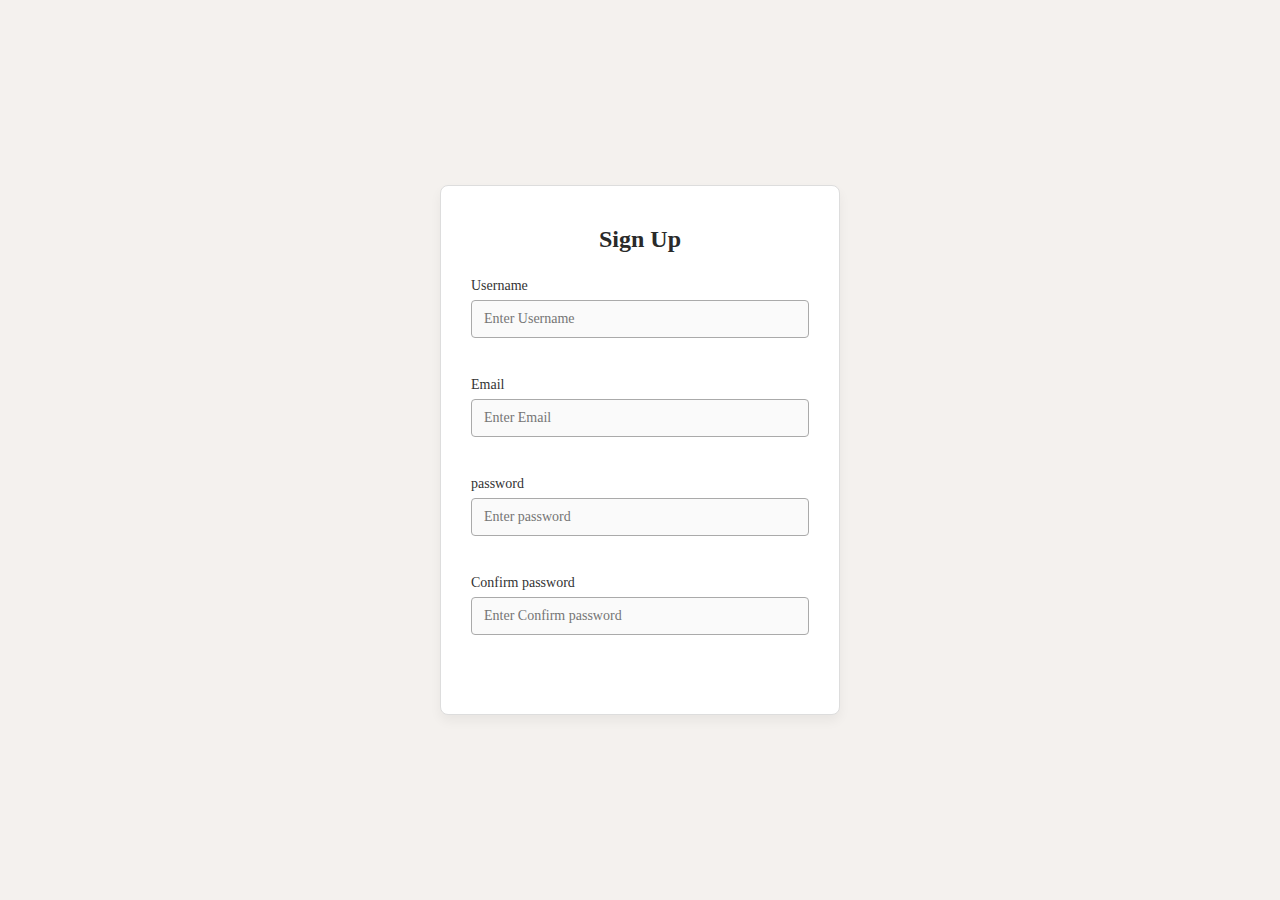
<file: index.html>
<!DOCTYPE html>
<html lang="en">
<head>
    <meta charset="UTF-8">
    <meta name="viewport" content="width=device-width, initial-scale=1.0">
    <title>Html code</title>
    <link rel="stylesheet" href="style.css">
</head>
<body>

<div class="container">
    <form action="" id="form" class="form">
        <h1>Sign Up</h1>
<div class="form-control">
<label for="">Username</label>
<input type="text" placeholder="Enter Username">
<small>Error message</small>
</div>
<div class="form-control">
<label for="">Email</label>
<input type="Email" placeholder="Enter Email">
<small>Error message</small>
</div>
<div class="form-control">
<label for="">password</label>
<input type="password" placeholder="Enter password">
<small>Error message</small>
</div>
<div class="form-control">
<label for="">Confirm password</label>
<input type="password" placeholder="Enter Confirm password">
<small>Error message</small>
</div>


    </form>
</div>

    <script src="script.js">

    </script>
</body>
</html>
</file>
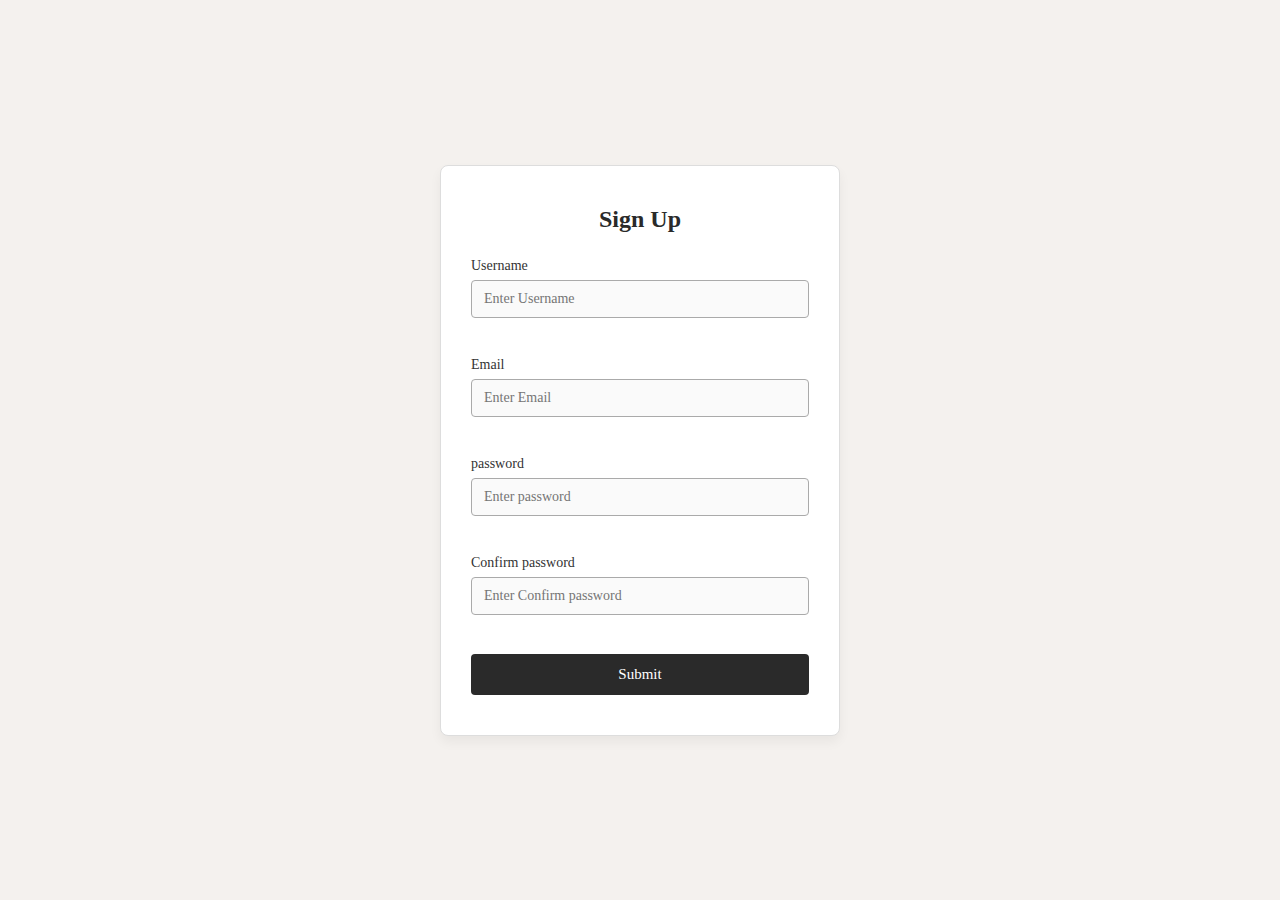
<file: project_1/index.html>
<!DOCTYPE html>
<html lang="en">
<head>
    <meta charset="UTF-8">
    <meta name="viewport" content="width=device-width, initial-scale=1.0">
    <title>Html code</title>
    <link rel="stylesheet" href="style.css">
</head>
<body>

<div class="container">
    <form action="" id="form" class="form">
        <h1>Sign Up</h1>
<div class="form-control " >
<label for="username">Username</label>
<input type="text" id="username" placeholder="Enter Username">
<small>Error message</small>
</div>
<div class="form-control">
<label for="Email">Email</label>
<input type="Email" id="Email" placeholder="Enter Email">
<small>Error message</small>
</div>
<div class="form-control">
<label for="password1">password</label>
<input type="password" id="password1" placeholder="Enter password">
<small>Error message</small>
</div>
<div class="form-control">
<label for="password2">Confirm password</label>
<input type="password" id="password2" placeholder="Enter Confirm password">
<small>Error message</small>
</div>

<button>Submit</button>
    </form>
</div>

    <script src="script.js">

    </script>
</body>
</html>
</file>
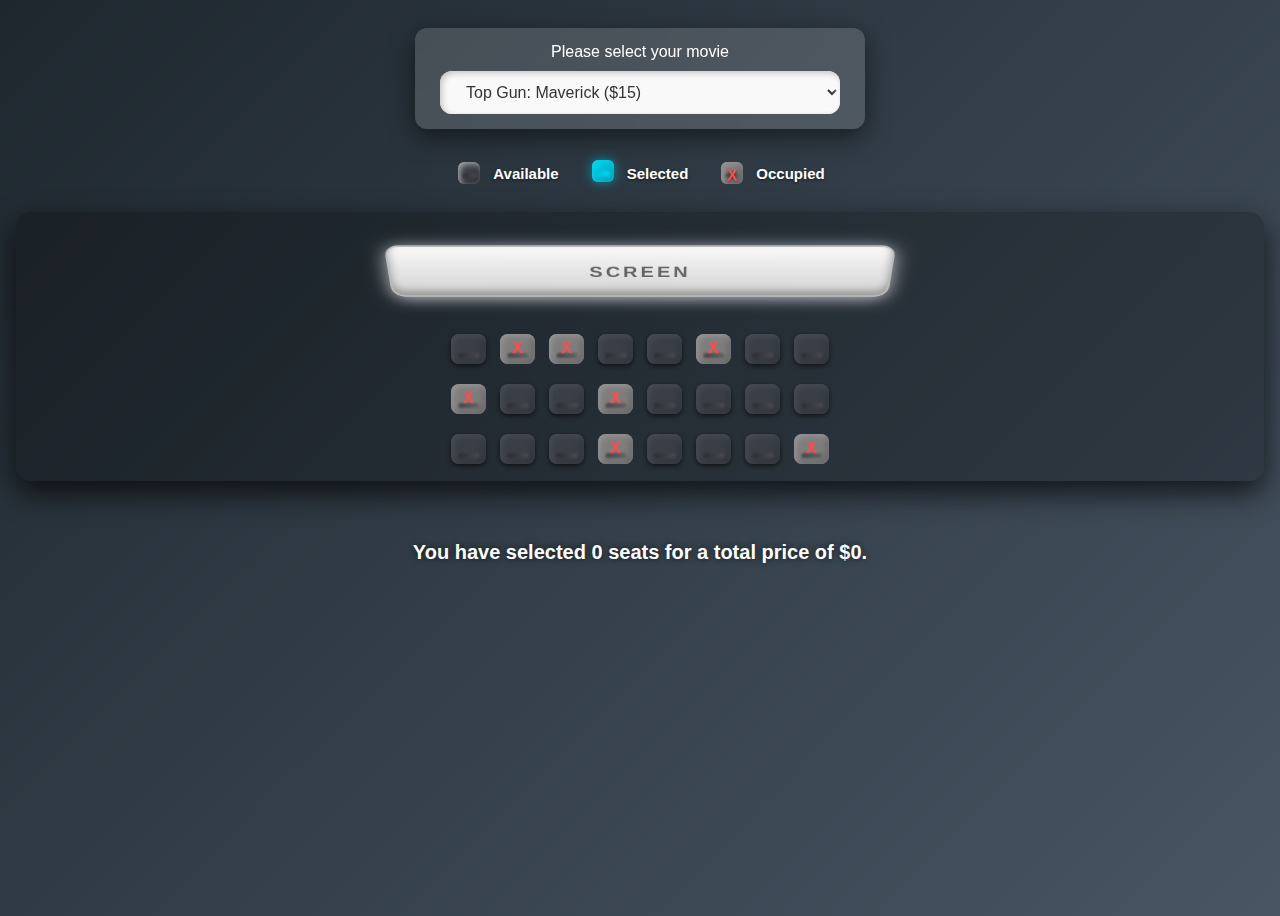
<file: project_2/index.html>
<!DOCTYPE html>
<html lang="en">
<head>
  <meta charset="UTF-8">
  <meta name="viewport" content="width=device-width, initial-scale=1.0">
  <title>Movie Theater Seat Booking</title>
  <link rel="stylesheet" href="style.css">
</head>
<body>

  <div class="movie-container">
    <label for="movie">Please select your movie</label>
    <select id="movie">
      <option value="15">Top Gun: Maverick ($15)</option>
      <option value="199">Spider-Man ($199)</option>
      <option value="14">The Avengers ($14)</option>
      <option value="54">Thor ($54)</option>
      <option value="15">Iron Man ($15)</option>
      <option value="15">Captain America ($15)</option>
      <option value="145">Black Widow ($145)</option>
      <option value="165">Hulk ($165)</option>
      <option value="75">Thor ($75)</option>
    </select>
  </div>

  <ul class="legend">
    <li><span class="seat"></span> Available</li>
    <li><span class="seat selected"></span> Selected</li>
    <li><span class="seat occupied"></span> Occupied</li>
  </ul>

  <div class="container">
    <div class="screen"></div>

    <div class="row">
      <div class="seat"></div>
      <div class="seat occupied"></div>
      <div class="seat occupied"></div>
      <div class="seat"></div>
      <div class="seat"></div>
      <div class="seat occupied"></div>
      <div class="seat"></div>
      <div class="seat"></div>
    </div>

    <div class="row">
      <div class="seat occupied"></div>
      <div class="seat"></div>
      <div class="seat"></div>
      <div class="seat occupied"></div>
      <div class="seat"></div>
      <div class="seat"></div>
      <div class="seat"></div>
      <div class="seat"></div>
    </div>

    <div class="row">
      <div class="seat"></div>
      <div class="seat"></div>
      <div class="seat"></div>
      <div class="seat occupied"></div>
      <div class="seat"></div>
      <div class="seat"></div>
      <div class="seat"></div>
      <div class="seat occupied"></div>
    </div>
  </div>

  <p class="text">You have selected <span id="count">0</span> seats for a total price of $<span id="total">0</span>.</p>

  <script src="script.js"></script>
</body>
</html>
</file>
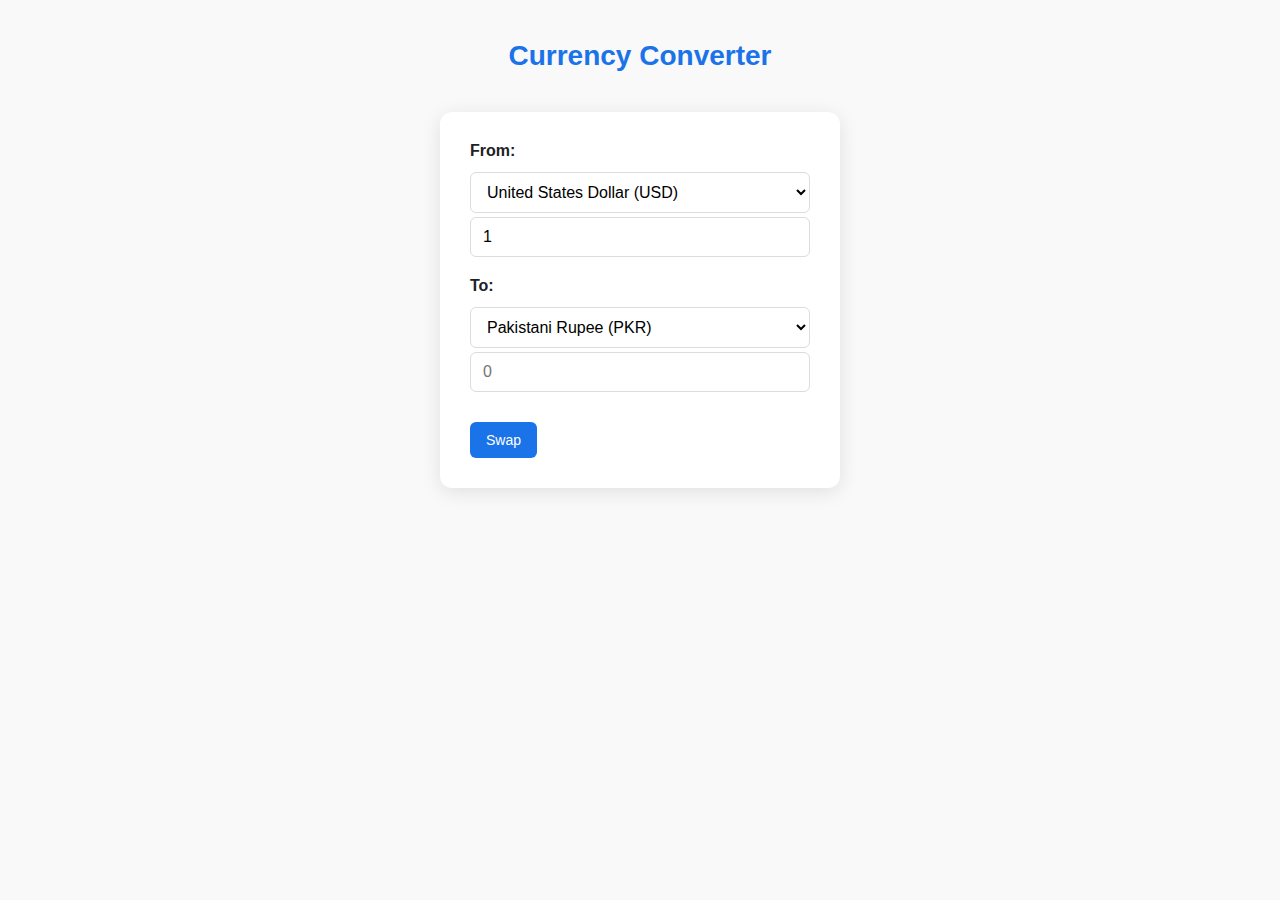
<file: project_4/index.html>
<!DOCTYPE html>
<html lang="en">
<head>
  <meta charset="UTF-8" />
  <meta name="viewport" content="width=device-width, initial-scale=1" />
  <title>Currency Converter</title>
  <link rel="stylesheet" href="style.css">
</head>
<body>
  <h1>Currency Converter</h1>
  <div class="container">

    <!-- FROM Currency -->
    <div class="currency">
      <label for="currency-from">From:</label>
      <select name="currency-one" id="currency-one">
        <option value="USD">United States Dollar (USD)</option>
        <option value="EUR">Euro (EUR)</option>
        <option value="GBP">British Pound (GBP)</option>
        <option value="JPY">Japanese Yen (JPY)</option>
        <option value="AUD">Australian Dollar (AUD)</option>
        <option value="CAD">Canadian Dollar (CAD)</option>
        <option value="CHF">Swiss Franc (CHF)</option>
        <option value="CNY">Chinese Yuan (CNY)</option>
        <option value="HKD">Hong Kong Dollar (HKD)</option>
        <option value="NZD">New Zealand Dollar (NZD)</option>
        <option value="INR">Indian Rupee (INR)</option>
        <option value="PKR">Pakistani Rupee (PKR)</option>
        <option value="BDT">Bangladeshi Taka (BDT)</option>
        <option value="IRR">Iranian Rial (IRR)</option>
        <option value="AED">UAE Dirham (AED)</option>
        <option value="SAR">Saudi Riyal (SAR)</option>
        <option value="KRW">South Korean Won (KRW)</option>
        <option value="SGD">Singapore Dollar (SGD)</option>
        <option value="MXN">Mexican Peso (MXN)</option>
        <option value="BRL">Brazilian Real (BRL)</option>
        <option value="ZAR">South African Rand (ZAR)</option>
        <option value="TRY">Turkish Lira (TRY)</option>
        <option value="RUB">Russian Ruble (RUB)</option>
        <option value="EGP">Egyptian Pound (EGP)</option>
        <option value="NGN">Nigerian Naira (NGN)</option>
        <option value="IDR">Indonesian Rupiah (IDR)</option>
        <option value="THB">Thai Baht (THB)</option>
        <option value="VND">Vietnamese Dong (VND)</option>
        <option value="PHP">Philippine Peso (PHP)</option>
        <option value="UAH">Ukrainian Hryvnia (UAH)</option>
        <option value="MAD">Moroccan Dirham (MAD)</option>
        <option value="TND">Tunisian Dinar (TND)</option>
        <option value="JOD">Jordanian Dinar (JOD)</option>
        <option value="IQD">Iraqi Dinar (IQD)</option>
        <!-- You can continue adding more here -->
      </select>
      <input type="number" id="amount-one" placeholder="0" value="1" />
    </div>

    <!-- TO Currency -->
    <div class="currency">
      <label for="currency-to">To:</label>
      <select name="currency-two" id="currency-two">
        <option value="USD">United States Dollar (USD)</option>
        <option value="EUR">Euro (EUR)</option>
        <option value="GBP">British Pound (GBP)</option>
        <option value="JPY">Japanese Yen (JPY)</option>
        <option value="AUD">Australian Dollar (AUD)</option>
        <option value="CAD">Canadian Dollar (CAD)</option>
        <option value="CHF">Swiss Franc (CHF)</option>
        <option value="CNY">Chinese Yuan (CNY)</option>
        <option value="HKD">Hong Kong Dollar (HKD)</option>
        <option value="NZD">New Zealand Dollar (NZD)</option>
        <option value="INR">Indian Rupee (INR)</option>
        <option value="PKR" selected>Pakistani Rupee (PKR)</option>
        <option value="BDT">Bangladeshi Taka (BDT)</option>
        <option value="IRR">Iranian Rial (IRR)</option>
        <option value="AED">UAE Dirham (AED)</option>
        <option value="SAR">Saudi Riyal (SAR)</option>
        <option value="KRW">South Korean Won (KRW)</option>
        <option value="SGD">Singapore Dollar (SGD)</option>
        <option value="MXN">Mexican Peso (MXN)</option>
        <option value="BRL">Brazilian Real (BRL)</option>
        <option value="ZAR">South African Rand (ZAR)</option>
        <option value="TRY">Turkish Lira (TRY)</option>
        <option value="RUB">Russian Ruble (RUB)</option>
        <option value="EGP">Egyptian Pound (EGP)</option>
        <option value="NGN">Nigerian Naira (NGN)</option>
        <option value="IDR">Indonesian Rupiah (IDR)</option>
        <option value="THB">Thai Baht (THB)</option>
        <option value="VND">Vietnamese Dong (VND)</option>
        <option value="PHP">Philippine Peso (PHP)</option>
        <option value="UAH">Ukrainian Hryvnia (UAH)</option>
        <option value="MAD">Moroccan Dirham (MAD)</option>
        <option value="TND">Tunisian Dinar (TND)</option>
        <option value="JOD">Jordanian Dinar (JOD)</option>
        <option value="IQD">Iraqi Dinar (IQD)</option>
        <!-- Continue adding -->
      </select>
      <input type="number" id="amount-two" placeholder="0" />
    </div>

    <!-- Swap Button and Rate -->
    <div class="swap-rate">
      <button id="swap-btn">Swap</button>
      <div class="rate" id="rate"></div>
    </div>

  </div>
  <script src="script.js"></script>
</body>
</html>
</file>
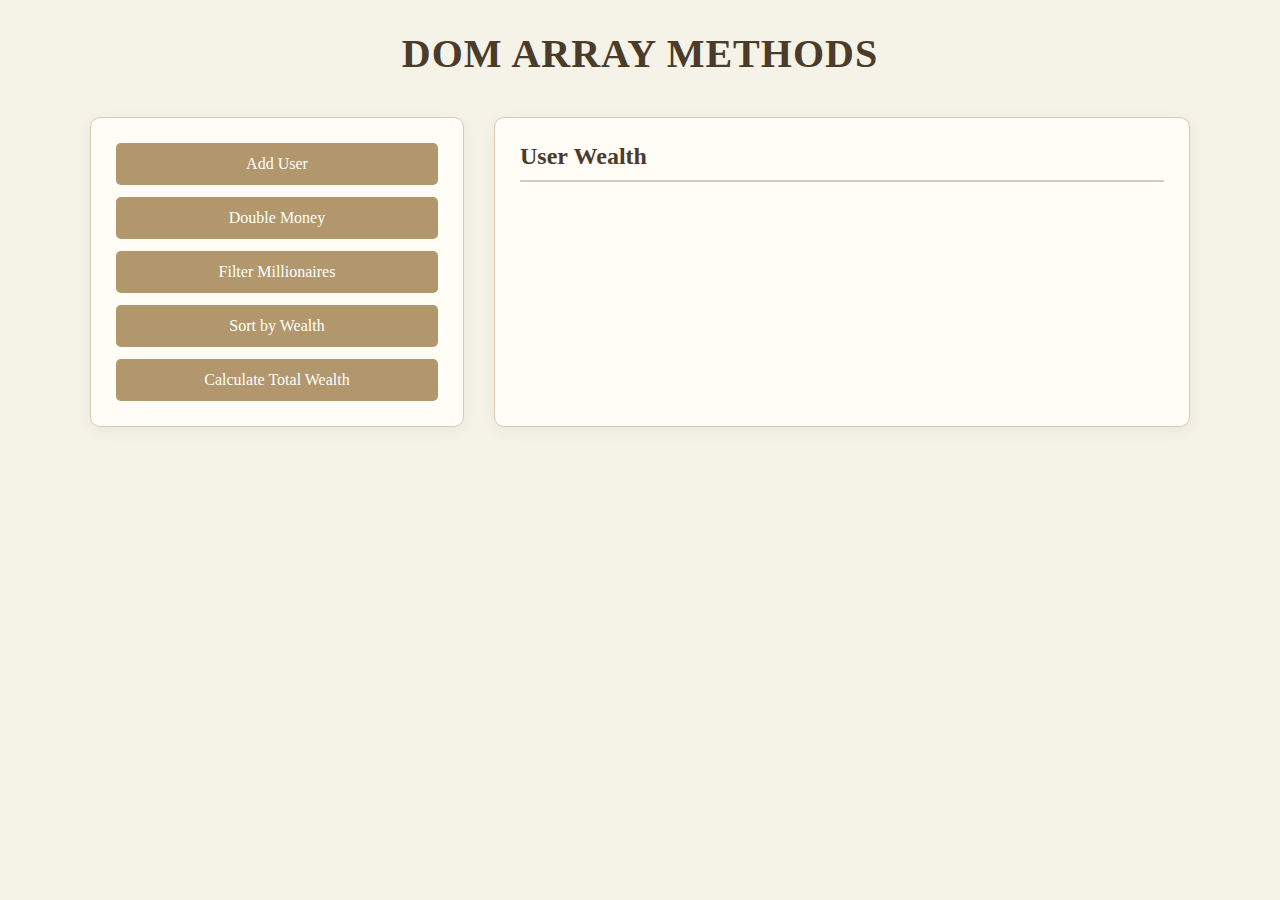
<file: project_5/index.html>
<!DOCTYPE html>
<html lang="en">
<head>
  <meta charset="UTF-8" />
  <meta name="viewport" content="width=device-width, initial-scale=1.0"/>
  <title>DOM Array Methods</title>
<link rel="stylesheet" href="Style.css">
</head>
<body>
  <h1>DOM Array Methods</h1>

  <div class="container">
    <aside>
      <div class="buttons">
        <button id="add-user">Add User</button>
        <button id="double">Double Money</button>
        <button id="filter">Filter Millionaires</button>
        <button id="sort">Sort by Wealth</button>
        <button id="calculate-wealth">Calculate Total Wealth</button>
      </div>
    </aside>

    <main id="main">
      <h2><strong>User</strong> Wealth</h2>
      <!-- JS will dynamically add users here -->
    </main>
  </div>

  <!-- JavaScript file (your logic goes here) -->
  <script src="script.js"></script>
</body>
</html>
</file>
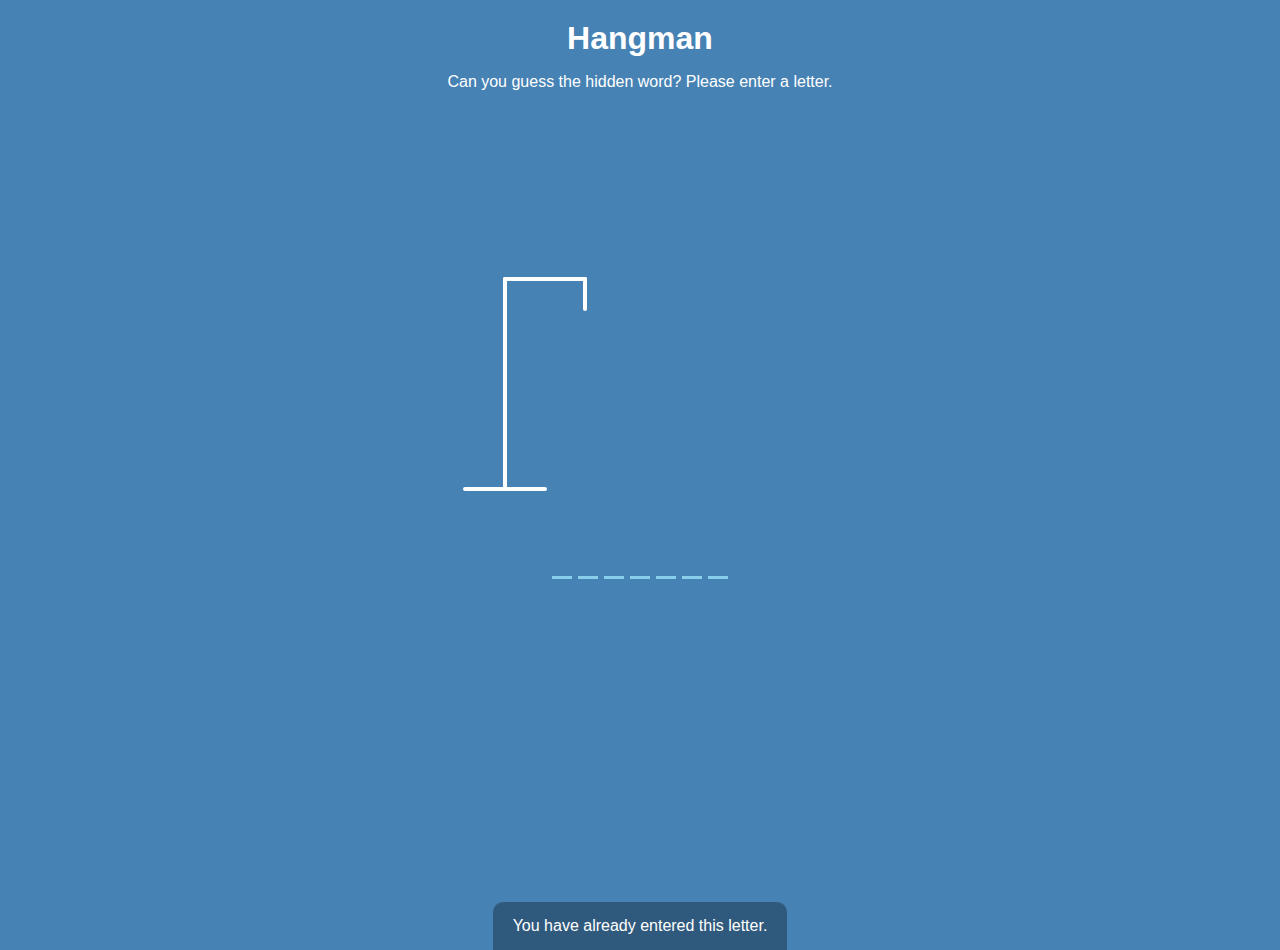
<file: project_7/index.html>
<!DOCTYPE html>
<html lang="en">
<head>
    <meta charset="UTF-8">
    <meta name="viewport" content="width=device-width, initial-scale=1.0">
    <link rel="stylesheet" href="style.css">
    <title>Hangman Game</title>
</head>
<body>
    <h1>Hangman</h1>
    <p>Can you guess the hidden word? Please enter a letter.</p>

    <div class="game-container">
        <svg height="250px" width="200px" class="figure-container">
            <!-- Platform -->
            <line x1="60" y1="20" x2="140" y2="20" />
            <line x1="140" y1="20" x2="140" y2="50" />
            <line x1="60" y1="20" x2="60" y2="230" />
            <line x1="20" y1="230" x2="100" y2="230" />
            <!-- Head of Hangman -->
            <circle cx="140" cy="70" r="20" class="hangman-part" />
            <!-- Body of Hangman -->
            <line x1="140" y1="90" x2="140" y2="150" class="hangman-part" />
            <!-- Arms of Hangman -->
            <line x1="140" y1="120" x2="120" y2="100" class="hangman-part" />
            <line x1="140" y1="120" x2="160" y2="100" class="hangman-part" />
            <!-- Legs of Hangman -->
            <line x1="140" y1="150" x2="120" y2="180" class="hangman-part" />
            <line x1="140" y1="150" x2="160" y2="180" class="hangman-part" />
        </svg>

        <div class="wrong-letters" id="wrong-letters"></div>

        <div class="word" id="word"></div>
    </div>

    <!-- Container for Popup message: Win or Lose -->
    <div class="popup-container" id="popup-container">
        <div class="popup">
            <h2 id="win-lose"></h2>
            <button id="restart">
                Restart Game
            </button>
        </div>
    </div>

    <!-- Container for Sliding Notification: Repeat Letter Input -->
    <div class="slider-container" id="slider-container">
        <p>You have already entered this letter.</p>
    </div>
    
    <script src="script.js"></script>
</body>
</html>
</file>
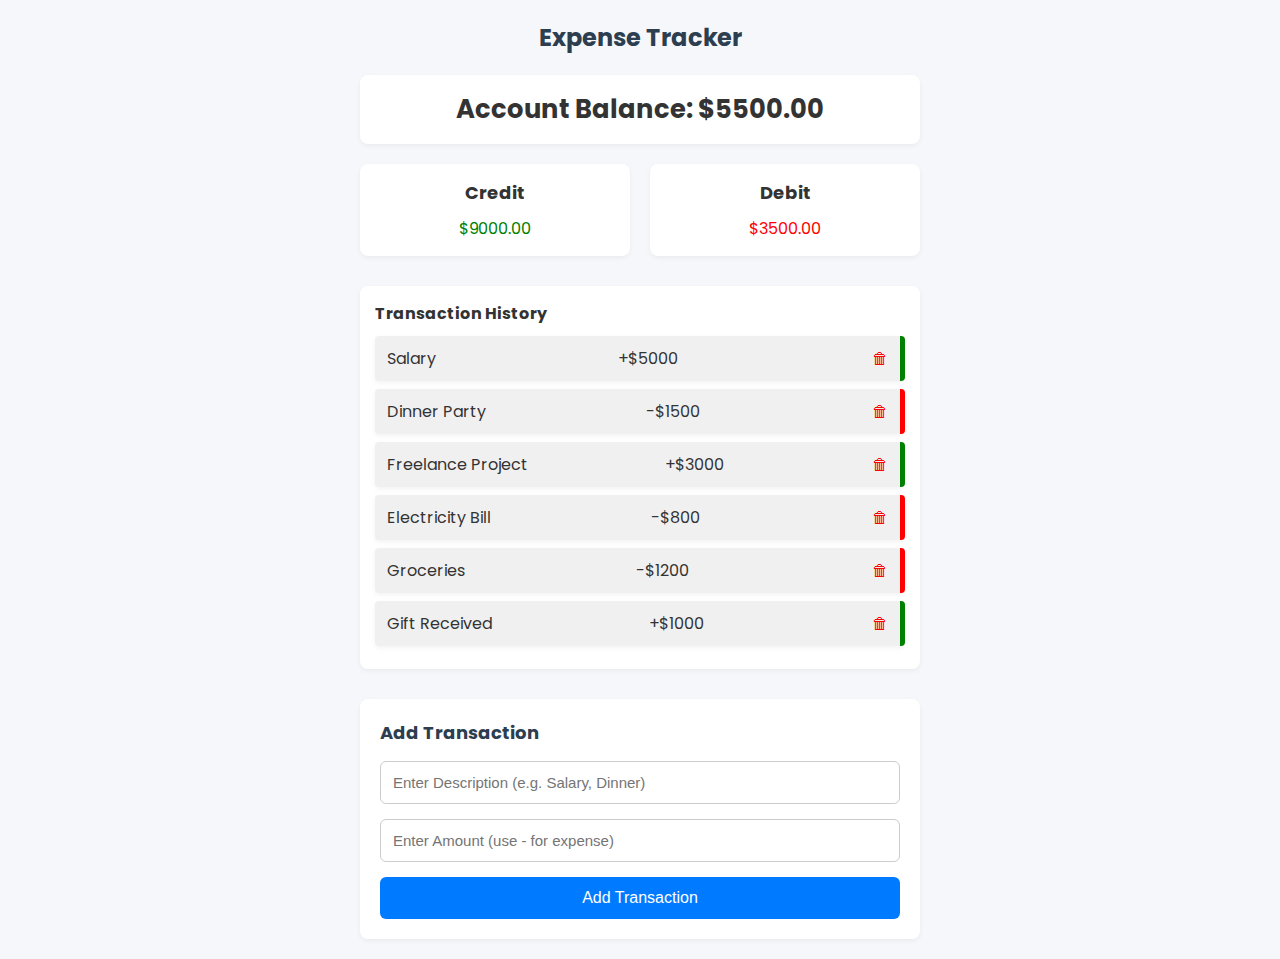
<file: project_9/index.html>
<!DOCTYPE html>
<html lang="en">
<head>
  <meta charset="UTF-8" />
  <meta name="viewport" content="width=device-width, initial-scale=1.0" />
  <title>Expense Tracker</title>
  <link rel="stylesheet" href="style.css" />
</head>
<body>
  <h2>Expense Tracker</h2>

  <div class="balance">
    <h3>Account Balance: $<span id="balance">0</span></h3>
  </div>

  <div class="income-expense">
    <div class="income">
      <h4>Credit</h4>
      <p style="color: green;">$<span id="income">0</span></p>
    </div>
    <div class="expense">
      <h4>Debit</h4>
      <p style="color: red;">$<span id="expense">0</span></p>
    </div>
  </div>

  <div class="transaction-history">
    <h4>Transaction History</h4>
    <ul id="transactions"></ul>
  </div>

  <form id="transactionForm">
    <h4>Add Transaction</h4>
    <input
      type="text"
      id="text"
      placeholder="Enter Description (e.g. Salary, Dinner)"
      required
    />
    <input
      type="number"
      id="amount"
      placeholder="Enter Amount (use - for expense)"
      required
    />
    <button type="submit">Add Transaction</button>
  </form>

  <script src="script.js"></script>
</body>
</html>
</file>
<file: project_2/style.css>
/* Base Styling */
body {
  font-family: 'Segoe UI', Tahoma, Geneva, Verdana, sans-serif;
  background: linear-gradient(135deg, #1e272e, #485563);
  color: #fff;
  display: flex;
  flex-direction: column;
  align-items: center;
  padding: 20px;
  min-height: 100vh;
  box-sizing: border-box;
  overflow-x: hidden;
  /* Subtle ambient lighting effect */
  background-repeat: no-repeat;
  background-position: center;
  background-size: cover;
}

/* Movie Selector */
.movie-container {
  margin-bottom: 30px;
  display: flex;
  flex-direction: column;
  align-items: center;
  gap: 10px;
  width: 100%;
  max-width: 400px;
  background: rgba(255, 255, 255, 0.15);
  padding: 15px 25px;
  border-radius: 12px;
  box-shadow: 0 8px 25px rgba(0,0,0,0.5);
  backdrop-filter: blur(8px);
  -webkit-backdrop-filter: blur(8px);
}

.movie-container select {
  width: 100%;
  padding: 12px 22px;
  font-size: 16px;
  border-radius: 12px;
  border: none;
  outline: none;
  background-color: #f9f9f9;
  color: #333;
  transition: 0.4s ease;
  box-shadow: inset 2px 2px 6px #c1c1c1,
              inset -2px -2px 6px #ffffff;
  cursor: pointer;
}

.movie-container select:hover,
.movie-container select:focus {
  background-color: #e0e0e0;
  box-shadow: 0 0 8px #00bcd4;
  color: #000;
}

/* Seat Legend */
.legend {
  list-style-type: none;
  display: flex;
  justify-content: center;
  gap: 30px;
  padding: 0;
  margin: 0 0 25px 0;
  flex-wrap: wrap;
  font-weight: 600;
  text-shadow: 0 1px 3px rgba(0,0,0,0.5);
}

.legend li {
  display: flex;
  align-items: center;
  gap: 10px;
  font-size: 15px;
  user-select: none;
}

.legend .seat {
  width: 22px;
  height: 22px;
  border-radius: 6px;
  box-shadow:
    inset 2px 2px 6px rgba(255,255,255,0.6),
    inset -2px -2px 6px rgba(0,0,0,0.4);
}

/* Theater Container */
.container {
  perspective: 1400px;
  margin-bottom: 35px;
  max-width: 100%;
  width: 100%;
  overflow-x: auto;
  padding: 0 12px;
  background: rgba(0, 0, 0, 0.25);
  border-radius: 15px;
  box-shadow: 0 12px 30px rgba(0, 0, 0, 0.7);
}

/* Screen */
.screen {
  background: linear-gradient(180deg, #f9f9f9 0%, #d1d1d1 100%);
  height: 65px;
  width: 100%;
  max-width: 500px;
  margin: 25px auto;
  box-shadow:
    0 3px 20px rgba(255, 255, 255, 0.7),
    inset 0 -6px 10px #999;
  transform: rotateX(-45deg);
  border-radius: 14px;
  border: 2px solid #bbb;
  position: relative;
}

.screen::after {
  content: "SCREEN";
  position: absolute;
  top: 50%;
  left: 50%;
  transform: translate(-50%, -50%);
  font-weight: 700;
  font-size: 20px;
  color: #666;
  letter-spacing: 3px;
  user-select: none;
}

/* Rows */
.row {
  display: flex;
  justify-content: center;
  flex-wrap: wrap;
  margin-bottom: 14px;
  gap: 8px;
}

/* Seats */
.seat {
  background-color: #3a3f47;
  height: 30px;
  width: 35px;
  margin: 3px;
  border-radius: 8px;
  cursor: pointer;
  transition: all 0.3s ease;
  box-shadow:
    inset 2px 2px 7px #4a4f57,
    inset -2px -2px 7px #2c3138,
    0 2px 5px rgba(0, 0, 0, 0.6);
  position: relative;
}

.seat::before {
  content: '';
  position: absolute;
  bottom: 6px;
  left: 50%;
  transform: translateX(-50%);
  width: 60%;
  height: 5px;
  border-radius: 4px;
  background: linear-gradient(90deg, #222 0%, #555 100%);
  filter: blur(1.3px);
  opacity: 0.6;
  pointer-events: none;
}

.seat.selected {
  background-color: #00bcd4;
  box-shadow:
    0 0 12px #00bcd4aa,
    inset 2px 2px 10px #00e1ff,
    inset -2px -2px 10px #008ba3;
  transform: translateY(-2px);
}

.seat.selected::before {
  background: linear-gradient(90deg, #00bcd4 0%, #00e1ff 100%);
  filter: blur(1.5px);
  opacity: 1;
}

.seat.occupied {
  background-color: #7d7d7d;
  cursor: not-allowed;
  box-shadow:
    inset 2px 2px 6px #9a9a9a,
    inset -2px -2px 6px #5e5e5e;
  position: relative;
}

.seat.occupied::after {
  content: 'X';
  position: absolute;
  top: 5px;
  left: 50%;
  transform: translateX(-50%);
  font-weight: 700;
  color: #ff4b4b;
  font-size: 16px;
  user-select: none;
}

.seat:not(.occupied):hover {
  transform: scale(1.2) translateY(-2px);
  background-color: #4a90e2;
  box-shadow:
    0 0 15px #4a90e2,
    inset 2px 2px 8px #5c9bf5,
    inset -2px -2px 8px #3571b0;
  z-index: 10;
}

/* Text Below */
.text {
  margin-top: 25px;
  font-size: 20px;
  font-weight: 600;
  text-align: center;
  padding: 0 15px;
  word-wrap: break-word;
  max-width: 90%;
  text-shadow: 0 0 6px rgba(0,0,0,0.6);
}

/* Responsive Improvements */
@media (max-width: 768px) {
  .seat {
    height: 28px;
    width: 32px;
  }

  .movie-container select {
    font-size: 15px;
  }

  .text {
    font-size: 18px;
  }
}

@media (max-width: 480px) {
  .seat {
    height: 24px;
    width: 28px;
    margin: 2px;
  }

  .legend {
    flex-direction: column;
    align-items: center;
    gap: 10px;
  }

  .text {
    font-size: 16px;
  }

  .movie-container {
    padding: 0 10px;
  }

  .screen {
    height: 50px;
  }
}
</file>
<file: project_4/style.css>
/* style.css */

* {
    box-sizing: border-box;
    margin: 0;
    padding: 0;
    font-family: 'Arial', sans-serif;
  }
  
  body {
    background: #f9f9f9;
    color: #202124;
    display: flex;
    flex-direction: column;
    align-items: center;
    padding: 40px 20px;
  }
  
  h1 {
    margin-bottom: 40px;
    font-size: 28px;
    color: #1a73e8;
  }
  
  .container {
    background: #fff;
    padding: 30px;
    border-radius: 12px;
    box-shadow: 0 4px 20px rgba(0,0,0,0.1);
    max-width: 400px;
    width: 100%;
  }
  
  .currency {
    margin-bottom: 20px;
  }
  
  label {
    font-weight: bold;
    margin-bottom: 8px;
    display: block;
  }
  
  select, input {
    width: 100%;
    padding: 10px 12px;
    margin-top: 4px;
    font-size: 16px;
    border: 1px solid #dcdcdc;
    border-radius: 6px;
    background: #fff;
  }
  
  input:focus, select:focus {
    outline: none;
    border-color: #1a73e8;
    box-shadow: 0 0 3px #1a73e8;
  }
  
  .swap-rate {
    display: flex;
    justify-content: space-between;
    align-items: center;
    margin-top: 30px;
  }
  
  #swap-btn {
    background: #1a73e8;
    color: #fff;
    border: none;
    padding: 10px 16px;
    font-size: 14px;
    border-radius: 6px;
    cursor: pointer;
    transition: background 0.3s;
  }
  
  #swap-btn:hover {
    background: #155ab6;
  }
  
  .rate {
    font-size: 14px;
    color: #555;
  }
</file>
<file: project_7/style.css>
* {
    box-sizing: border-box;
}

body {
    background-color: steelblue;
    color: white;
    font-family: Arial, Helvetica, sans-serif;
    display: flex;
    flex-direction: column;
    align-items: center;
    height: 80vh;
    margin: 0;
}

h1 {
    margin: 20px 0 0;
}

.game-container {
    padding: 20px 30px;
    position: relative;
    margin: auto;
    width: 450px;
    height: 350px;
}

.wrong-letters {
    position: absolute;
    top: 20px;
    right: 20px;
    display: flex;
    flex-direction: column;
    text-align: right;
}

.wrong-letters p {
    margin: 0 0 5px;
}

.wrong-letters span {
    font-size: 24px;
}

.word {
    display: flex;
    position: absolute;
    bottom: 10px;
    left: 50%;
    transform: translateX(-50%);
}

.letter {
    border-bottom: 3px solid skyblue;
    display: inline-flex;
    font-size: 36px;
    align-items: center;
    justify-content: center;
    margin: 0 3px;
    width: 20px;
    height: 50px;
}

.figure-container {
    stroke: white;
    stroke-width: 4px;
    stroke-linecap: round;
    fill: transparent;
}

.hangman-part {
    display: none;
}

.popup-container {
    background-color: rgba(0, 0, 0, 0.3);
    position: fixed;
    top: 0;
    bottom: 0;
    left: 0;
    right: 0;
    align-items: center;
    justify-content: center;
    display: none;
}

.popup {
    background-color: skyblue;
    border-radius: 5px;
    padding: 30px;
    text-align: center;
}

.popup h2 {
    color: black;
}

.popup button {
    cursor: pointer;
    background-color: white;
    border: 0;
    margin-top: 20px;
    padding: 10px 20px;
    font-size: 18px;
    border-radius: 5px;
}

.popup button:focus {
    outline: 0;
}

.popup button:active {
    transform: scale(0.95);
}

.slider-container {
    background-color: rgba(0, 0, 0, 0.3);
    border-radius: 10px 10px 0 0;
    padding: 15px 20px;
    position: absolute;
    bottom: -50px;
    transition: transform 0.5s ease-in-out;
}

.slider-container p {
    margin: 0;
}

.slider-container.show {
    transform: translateY(-50px);
}
</file>
<file: project_9/style.css>
/* Import Google Fonts */
@import url('https://fonts.googleapis.com/css2?family=Poppins:wght@400;600&display=swap');

/* Import Font Awesome */
@import url('https://cdnjs.cloudflare.com/ajax/libs/font-awesome/6.5.0/css/all.min.css');

* {
  margin: 0;
  padding: 0;
  box-sizing: border-box;
}

body {
  font-family: 'Poppins', sans-serif;
  background-color: #f5f7fa;
  padding: 20px;
  color: #333;
  max-width: 600px;
  margin: auto;
}

h2 {
  text-align: center;
  margin-bottom: 20px;
  color: #2c3e50;
}

.balance {
  text-align: center;
  font-size: 22px;
  margin: 20px 0;
  background-color: #ffffff;
  padding: 15px;
  border-radius: 8px;
  box-shadow: 0 2px 5px rgba(0,0,0,0.05);
}

.income-expense {
  display: flex;
  justify-content: space-between;
  gap: 20px;
  margin-bottom: 30px;
}

.income, .expense {
  flex: 1;
  background-color: #ffffff;
  padding: 15px;
  border-radius: 8px;
  text-align: center;
  box-shadow: 0 2px 5px rgba(0,0,0,0.05);
}

.income h4, .expense h4 {
  margin-bottom: 10px;
  font-size: 18px;
}

.transaction-history {
  background-color: #ffffff;
  padding: 15px;
  border-radius: 8px;
  box-shadow: 0 2px 5px rgba(0,0,0,0.05);
  margin-bottom: 30px;
}

.transaction-history h4 {
  margin-bottom: 10px;
}

.transaction-history ul {
  list-style: none;
  padding-left: 0;
}

.transaction-history li {
  display: flex;
  justify-content: space-between;
  align-items: center;
  background-color: #f0f0f0;
  padding: 10px 12px;
  margin-bottom: 8px;
  border-right: 5px solid green;
  border-radius: 4px;
  font-size: 16px;
  transition: background-color 0.3s ease;
}

.transaction-history li.expense {
  border-right-color: red;
}

.transaction-history li:hover {
  background-color: #e0e0e0;
}

/* 🔴 Delete Button Styling */
.delete-btn {
  background: none;
  border: none;
  color: red;
  font-size: 16px;
  cursor: pointer;
  margin-left: 12px;
  transition: transform 0.2s ease;
}

.delete-btn:hover {
  transform: scale(1.2);
  color: darkred;
}

/* Form Styling */
form {
  background-color: #ffffff;
  padding: 20px;
  border-radius: 8px;
  box-shadow: 0 2px 5px rgba(0,0,0,0.05);
}

form h4 {
  margin-bottom: 15px;
  font-size: 18px;
  color: #2c3e50;
}

form input {
  width: 100%;
  padding: 12px;
  margin-bottom: 15px;
  border: 1px solid #ccc;
  border-radius: 6px;
  font-size: 15px;
}

form button {
  width: 100%;
  padding: 12px;
  background-color: #007bff;
  color: #fff;
  font-size: 16px;
  border: none;
  border-radius: 6px;
  cursor: pointer;
  transition: background-color 0.3s ease;
}

form button:hover {
  background-color: #0056b3;
}

/* Responsive Design */
@media (max-width: 600px) {
  .income-expense {
    flex-direction: column;
  }

  .transaction-history li {
    flex-direction: column;
    align-items: flex-start;
  }

  .delete-btn {
    align-self: flex-end;
    margin-top: 5px;
  }
}
</file>
<file: style.css>
:root{
    --success-color : green;
    --error-color : red;
}
/* Base Reset & Typography */
* {
  margin: 0;
  padding: 0;
  box-sizing: border-box;
  font-family: 'Georgia', serif;
}

body {
  background-color: #f4f1ee;
  display: flex;
  justify-content: center;
  align-items: center;
  height: 100vh;
}

/* Container Styling */
.container {
  background-color: #ffffff;
  padding: 40px 30px;
  border: 1px solid #ddd;
  border-radius: 8px;
  width: 100%;
  max-width: 400px;
  box-shadow: 0 6px 12px rgba(0, 0, 0, 0.05);
}

/* Form Title */
h1 {
  text-align: center;
  margin-bottom: 25px;
  font-size: 24px;
  color: #2a2a2a;
}

/* Form Controls */
.form-control {
  margin-bottom: 20px;
}

label {
  display: block;
  margin-bottom: 6px;
  font-size: 14px;
  color: #333;
}

input {
  width: 100%;
  padding: 10px 12px;
  border: 1px solid #aaa;
  border-radius: 4px;
  font-size: 14px;
  background-color: #fafafa;
  transition: border-color 0.3s;
}

input:focus {
  border-color: #000;
  outline: none;
  background-color: #fff;
}

/* Error message */
small {
  color: var(--error-color);
  font-size: 12px;
  visibility: hidden;
  margin-top: 4px;
  display: block;
}

.form-control.error small {
  visibility: visible;
}

.form-control.error input {
  border-color: var(--error-color);
}
.form-control.success input{
    border-color: var(--success-color);
}
/* Submit Button */
button {
  width: 100%;
  padding: 12px;
  background-color: #2a2a2a;
  color: #fff;
  font-size: 15px;
  border: none;
  border-radius: 4px;
  cursor: pointer;
  transition: background-color 0.3s;
}

button:hover {
  background-color: #000;
}
</file>
<file: project_1/style.css>
:root{
    --success-color : rgb(81, 206, 50);
    --error-color : red;
}
/* Base Reset & Typography */
* {
  margin: 0;
  padding: 0;
  box-sizing: border-box;
  font-family: 'Georgia', serif;
}

body {
  background-color: #f4f1ee;
  display: flex;
  justify-content: center;
  align-items: center;
  height: 100vh;
}

/* Container Styling */
.container {
  background-color: #ffffff;
  padding: 40px 30px;
  border: 1px solid #ddd;
  border-radius: 8px;
  width: 100%;
  max-width: 400px;
  box-shadow: 0 6px 12px rgba(0, 0, 0, 0.05);
}

/* Form Title */
h1 {
  text-align: center;
  margin-bottom: 25px;
  font-size: 24px;
  color: #2a2a2a;
}

/* Form Controls */
.form-control {
  margin-bottom: 20px;
}

label {
  display: block;
  margin-bottom: 6px;
  font-size: 14px;
  color: #333;
}

input {
  width: 100%;
  padding: 10px 12px;
  border: 1px solid #aaa;
  border-radius: 4px;
  font-size: 14px;
  background-color: #fafafa;
  transition: border-color 0.3s;
}

input:focus {
  border-color: #000;
  outline: none;
  background-color: #fff;
}

/* Error message */
small {
  color: var(--error-color);
  font-size: 12px;
  visibility: hidden;
  margin-top: 4px;
  display: block;
}

.form-control.error small {
  visibility: visible;
}

.form-control.error input {
  border-color: var(--error-color);
}
.form-control.success input{
    border-color: var(--success-color);
}
/* Submit Button */
button {
  width: 100%;
  padding: 12px;
  background-color: #2a2a2a;
  color: #fff;
  font-size: 15px;
  border: none;
  border-radius: 4px;
  cursor: pointer;
  transition: background-color 0.3s;
}

button:hover {
  background-color: #000;
}
</file>
<file: project_5/Style.css>
/* ====== Base Reset & Typography ====== */
* {
  margin: 0;
  padding: 0;
  box-sizing: border-box;
}

body {
  font-family: 'Georgia', serif;
  background-color: #f5f3e7;
  color: #2c2c2c;
  padding: 30px;
}

h1 {
  text-align: center;
  font-size: 2.5rem;
  color: #4b3b2a;
  margin-bottom: 40px;
  font-weight: 700;
  text-transform: uppercase;
  letter-spacing: 1px;
}

/* ====== Container Layout ====== */
.container {
  display: flex;
  flex-wrap: wrap;
  max-width: 1100px;
  margin: auto;
  gap: 30px;
}

aside {
  flex: 1;
  min-width: 250px;
  background-color: #fffdf6;
  padding: 25px;
  border-radius: 10px;
  box-shadow: 0 4px 15px rgba(0,0,0,0.05);
  border: 1px solid #d7cbb3;
}

main {
  flex: 2;
  min-width: 300px;
  background-color: #fffdf6;
  padding: 25px;
  border-radius: 10px;
  box-shadow: 0 4px 15px rgba(0,0,0,0.05);
  border: 1px solid #d7cbb3;
}

/* ====== Buttons ====== */
.buttons {
  display: flex;
  flex-direction: column;
  gap: 12px;
}

button {
  padding: 12px;
  font-size: 16px;
  background-color: #b1976b;
  color: #fff;
  border: none;
  border-radius: 5px;
  cursor: pointer;
  font-family: 'Georgia', serif;
  transition: background-color 0.3s ease, transform 0.2s ease;
}

button:hover {
  background-color: #937b58;
  transform: translateY(-1px);
}

/* ====== Main Content ====== */
main h2 {
  border-bottom: 2px solid #d7cbb3;
  padding-bottom: 10px;
  margin-bottom: 20px;
  font-size: 1.5rem;
  color: #4b3b2a;
}

.person {
  display: flex;
  justify-content: space-between;
  align-items: center;
  padding: 15px 0;
  border-bottom: 1px solid #e4dac3;
  font-size: 1.1rem;
}

.person strong {
  font-weight: 700;
  color: #3e3226;
}

.total {
  margin-top: 25px;
  font-size: 1.3rem;
  font-weight: bold;
  color: #333;
  border-top: 2px solid #b1976b;
  padding-top: 15px;
}

@media (max-width: 768px) {
  .container {
    flex-direction: column;
  }
}
</file>
